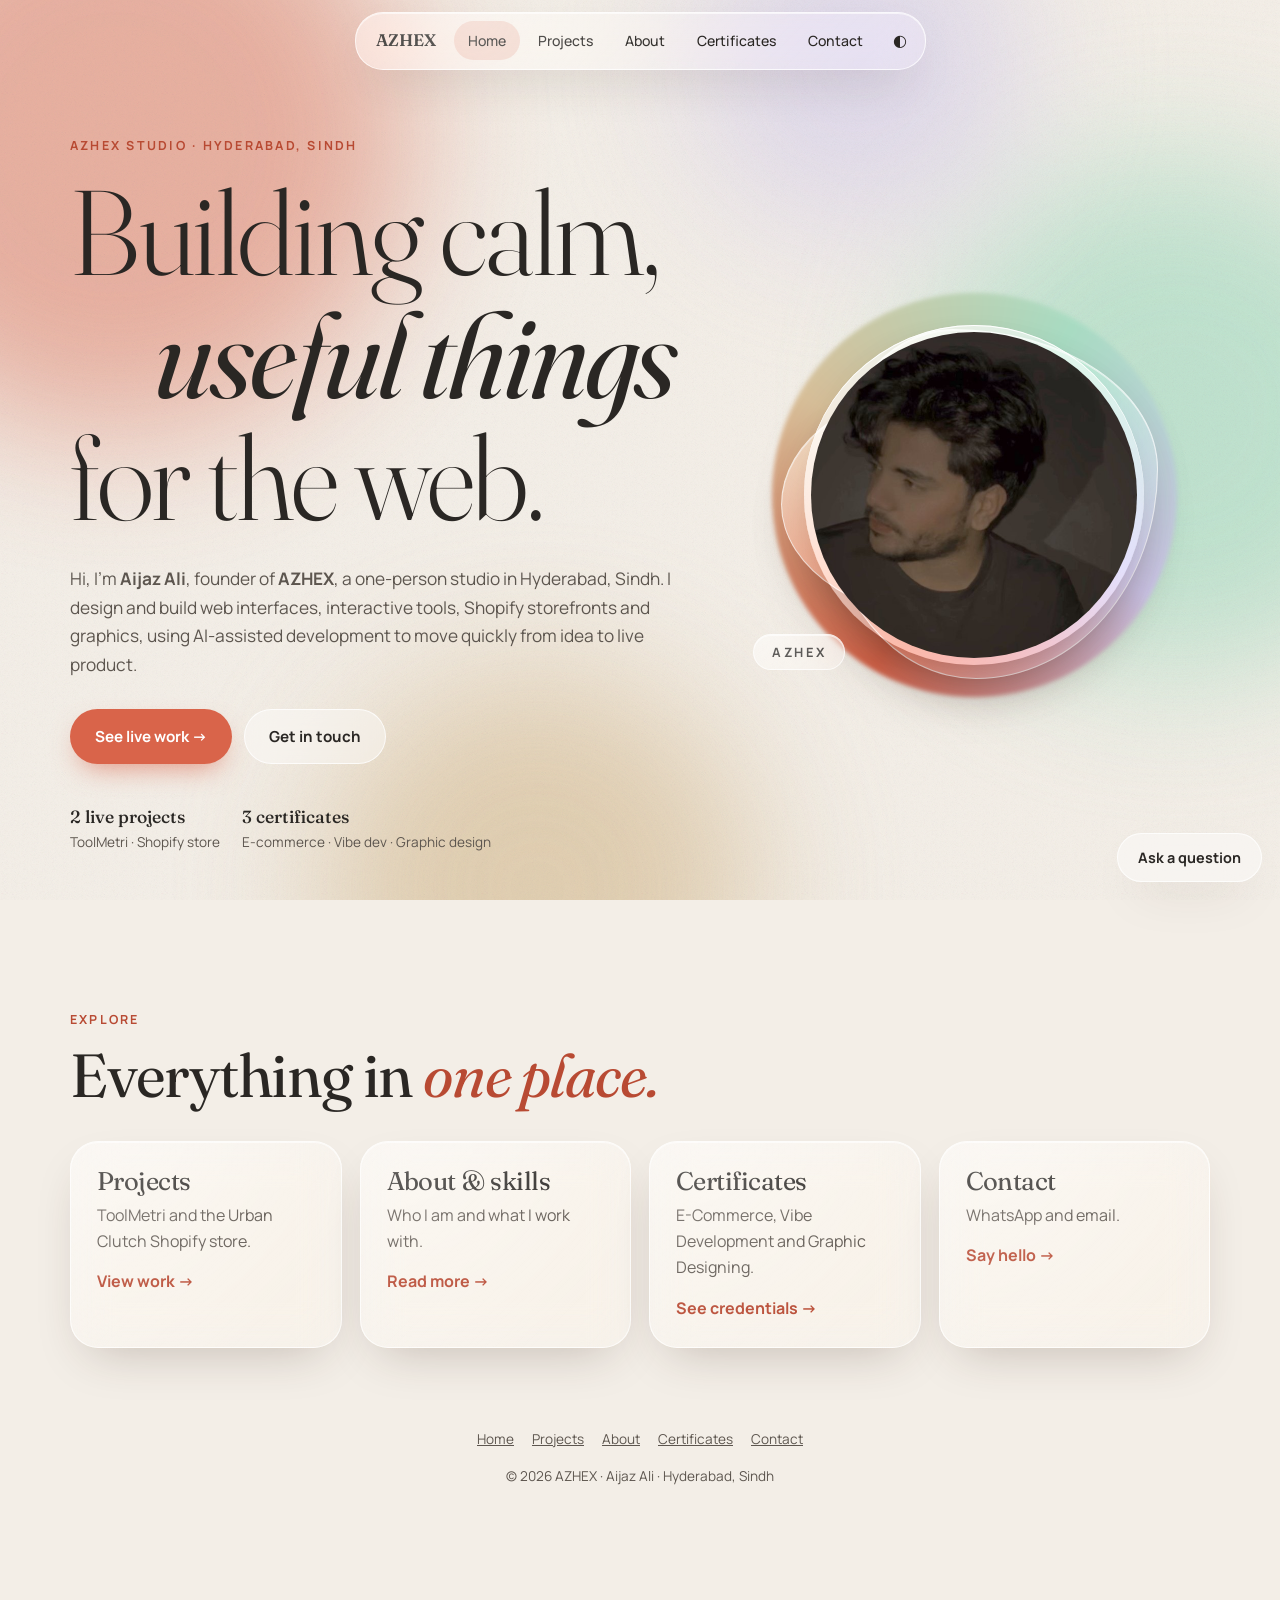
<file: index.html>
<!DOCTYPE html>
<html lang="en"><head><meta charset="utf-8"><meta name="viewport" content="width=device-width, initial-scale=1, viewport-fit=cover">
<title>AZHEX — Aijaz Ali · Creative Technologist</title><meta name="description" content="AZHEX is the studio of Aijaz Ali: web development, UI/UX, Shopify and graphic design from Hyderabad, Sindh.">
<link rel="icon" href="assets/img/favicon.svg" type="image/svg+xml">
<link rel="preconnect" href="https://fonts.googleapis.com"><link rel="preconnect" href="https://fonts.gstatic.com" crossorigin>
<link href="https://fonts.googleapis.com/css2?family=Fraunces:ital,opsz,wght@0,9..144,300..700;1,9..144,300..500&family=Manrope:wght@400;500;700&display=swap" rel="stylesheet">
<link rel="stylesheet" href="assets/css/style.css"></head>
<body>
<a class="skip" href="#main">Skip to content</a>
<div class="orbs" aria-hidden="true"><i class="orb o1"></i><i class="orb o2"></i><i class="orb o3"></i><i class="orb o4"></i></div><div class="grain" aria-hidden="true"></div>
<header><nav class="glass" aria-label="Primary"><a class="logo" href="index.html" aria-label="AZHEX home">AZHEX</a><div class="links" id="links"><a href="index.html" aria-current="page">Home</a><a href="projects.html">Projects</a><a href="about.html">About</a><a href="certificates.html">Certificates</a><a href="contact.html">Contact</a></div>
<button id="theme" aria-label="Toggle light and dark theme" title="Toggle theme">◐</button><button id="menu" aria-label="Open menu" aria-expanded="false" aria-controls="links">☰</button></nav></header>
<main id="main">
<section class="hero" id="top">
    <div>
      <span class="eyebrow rv">AZHEX Studio · Hyderabad, Sindh</span>
      <h1><span class="rv" style="--i:1">Building calm,</span><span class="l2 rv" style="--i:2">useful things</span><span class="rv" style="--i:3">for the web.</span></h1>
      <p class="lede rv" style="--i:4">Hi, I’m <strong>Aijaz Ali</strong>, founder of <strong>AZHEX</strong>, a one-person studio in Hyderabad, Sindh. I design and build web interfaces, interactive tools, Shopify storefronts and graphics, using AI-assisted development to move quickly from idea to live product.</p>
      <div class="cta rv" style="--i:5">
        <a class="btn primary mag" href="projects.html">See live work →</a>
        <a class="btn mag" href="contact.html">Get in touch</a>
      </div>
      <div class="meta rv" style="--i:6">
        <div><b>2 live projects</b>ToolMetri · Shopify store</div>
        <div><b>3 certificates</b>E-commerce · Vibe dev · Graphic design</div>
      </div>
    </div>
    <div class="stage rv" style="--i:3" id="stage">
      <div class="layer disc" data-d="10" aria-hidden="true"></div>
      <div class="layer pane glass" data-d="22" aria-hidden="true"></div>
      <div class="layer pane2 glass" data-d="34" aria-hidden="true"></div>
      <div class="layer portrait" data-d="14"><img src="assets/img/aijaz-ali.jpg" alt="Portrait of Aijaz Ali, founder of AZHEX" width="640" height="640"></div>
      <span class="badge glass">AZHEX</span>
    </div>
  </section><section><span class="eyebrow rv">Explore</span><h2 class="rv">Everything in <em>one place.</em></h2><div class="tiles">
<a class="glass tile rv" href="projects.html"><h3>Projects</h3><p>ToolMetri and the Urban Clutch Shopify store.</p><span>View work →</span></a>
<a class="glass tile rv" style="--i:1" href="about.html"><h3>About &amp; skills</h3><p>Who I am and what I work with.</p><span>Read more →</span></a>
<a class="glass tile rv" style="--i:2" href="certificates.html"><h3>Certificates</h3><p>E-Commerce, Vibe Development and Graphic Designing.</p><span>See credentials →</span></a>
<a class="glass tile rv" style="--i:3" href="contact.html"><h3>Contact</h3><p>WhatsApp and email.</p><span>Say hello →</span></a></div></section>
<footer><div class="footnav"><a href="index.html">Home</a><a href="projects.html">Projects</a><a href="about.html">About</a><a href="certificates.html">Certificates</a><a href="contact.html">Contact</a></div>© <span id="yr">2026</span> AZHEX · Aijaz Ali · Hyderabad, Sindh</footer>
</main>
<dialog id="lb" aria-label="Certificate preview"><button id="lbx">Close ✕</button><img id="lbi" alt=""></dialog>
<button id="chatBtn" aria-expanded="false" aria-controls="chat">Ask a question</button>
<div id="chat" class="glass" role="dialog" aria-label="Portfolio assistant">
  <strong>AZHEX assistant</strong>
  <small>A simple rule-based bot, not AI. It answers a fixed set of questions using keywords.</small>
  <div id="log" aria-live="polite"></div>
  <div class="qs"><button>Projects</button><button>Skills</button><button>Certificates</button><button>Contact</button></div>
  <form><input id="q" aria-label="Your question" placeholder="Try: projects, skills, contact…" autocomplete="off"><button>Send</button></form>
</div>


<script src="assets/js/main.js"></script>
</body></html>
</file>
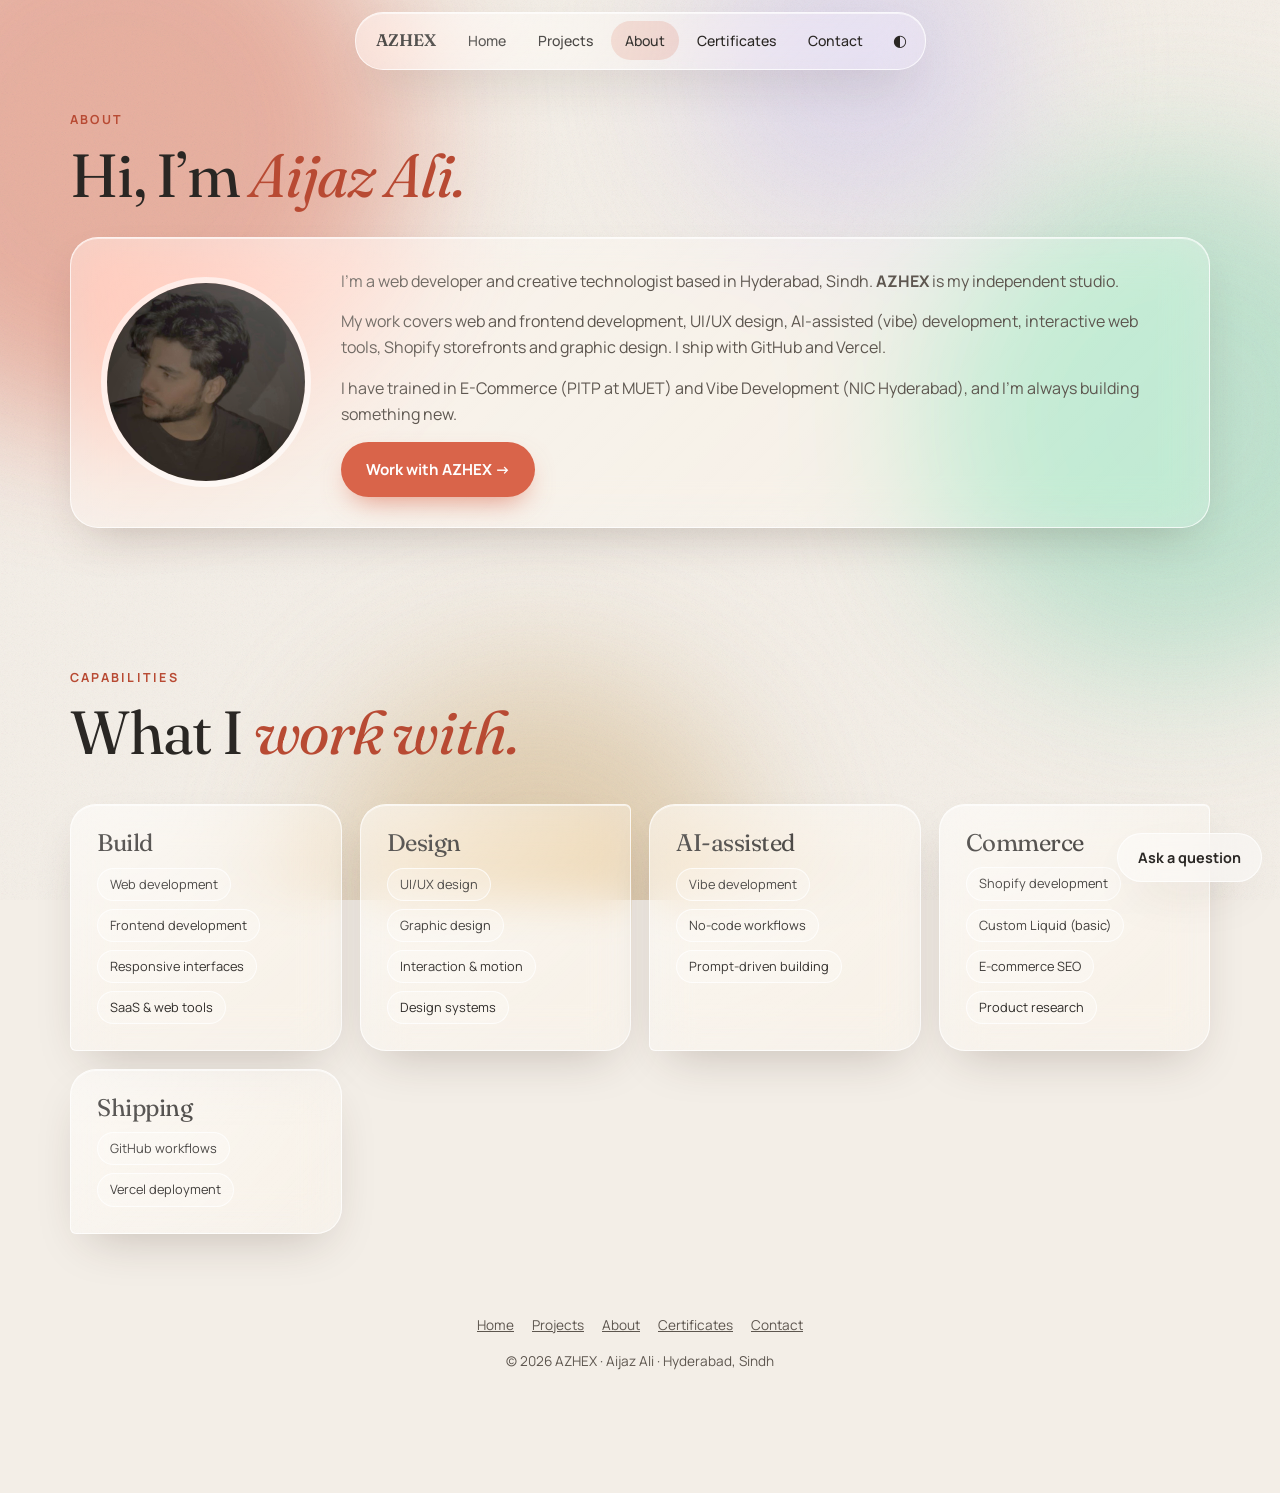
<file: about.html>
<!DOCTYPE html>
<html lang="en"><head><meta charset="utf-8"><meta name="viewport" content="width=device-width, initial-scale=1, viewport-fit=cover">
<title>About — AZHEX</title><meta name="description" content="About Aijaz Ali and the AZHEX studio, with skills.">
<link rel="icon" href="assets/img/favicon.svg" type="image/svg+xml">
<link rel="preconnect" href="https://fonts.googleapis.com"><link rel="preconnect" href="https://fonts.gstatic.com" crossorigin>
<link href="https://fonts.googleapis.com/css2?family=Fraunces:ital,opsz,wght@0,9..144,300..700;1,9..144,300..500&family=Manrope:wght@400;500;700&display=swap" rel="stylesheet">
<link rel="stylesheet" href="assets/css/style.css"></head>
<body>
<a class="skip" href="#main">Skip to content</a>
<div class="orbs" aria-hidden="true"><i class="orb o1"></i><i class="orb o2"></i><i class="orb o3"></i><i class="orb o4"></i></div><div class="grain" aria-hidden="true"></div>
<header><nav class="glass" aria-label="Primary"><a class="logo" href="index.html" aria-label="AZHEX home">AZHEX</a><div class="links" id="links"><a href="index.html">Home</a><a href="projects.html">Projects</a><a href="about.html" aria-current="page">About</a><a href="certificates.html">Certificates</a><a href="contact.html">Contact</a></div>
<button id="theme" aria-label="Toggle light and dark theme" title="Toggle theme">◐</button><button id="menu" aria-label="Open menu" aria-expanded="false" aria-controls="links">☰</button></nav></header>
<main id="main">
<section><span class="eyebrow rv">About</span><h2 class="rv">Hi, I’m <em>Aijaz Ali.</em></h2>
<div class="glass aboutcard rv"><img src="assets/img/aijaz-ali.jpg" alt="Portrait of Aijaz Ali" loading="lazy"><div>
<p>I’m a web developer and creative technologist based in Hyderabad, Sindh. <strong>AZHEX</strong> is my independent studio.</p>
<p>My work covers web and frontend development, UI/UX design, AI-assisted (vibe) development, interactive web tools, Shopify storefronts and graphic design. I ship with GitHub and Vercel.</p>
<p>I have trained in E-Commerce (PITP at MUET) and Vibe Development (NIC Hyderabad), and I’m always building something new.</p>
<a class="btn primary mag" href="contact.html">Work with AZHEX →</a></div></div></section><section id="skills">
    <span class="eyebrow rv">Capabilities</span>
    <h2 class="rv">What I <em>work with.</em></h2>
    <div class="skills">
      <div class="glass skill rv"><h3>Build</h3><ul class="chips"><li>Web development</li><li>Frontend development</li><li>Responsive interfaces</li><li>SaaS &amp; web tools</li></ul></div>
      <div class="glass skill rv" style="--i:1"><h3>Design</h3><ul class="chips"><li>UI/UX design</li><li>Graphic design</li><li>Interaction &amp; motion</li><li>Design systems</li></ul></div>
      <div class="glass skill rv" style="--i:2"><h3>AI-assisted</h3><ul class="chips"><li>Vibe development</li><li>No-code workflows</li><li>Prompt-driven building</li></ul></div>
      <div class="glass skill rv" style="--i:3"><h3>Commerce</h3><ul class="chips"><li>Shopify development</li><li>Custom Liquid (basic)</li><li>E-commerce SEO</li><li>Product research</li></ul></div>
      <div class="glass skill rv" style="--i:4"><h3>Shipping</h3><ul class="chips"><li>GitHub workflows</li><li>Vercel deployment</li></ul></div>
    </div>
  </section>
<footer><div class="footnav"><a href="index.html">Home</a><a href="projects.html">Projects</a><a href="about.html">About</a><a href="certificates.html">Certificates</a><a href="contact.html">Contact</a></div>© <span id="yr">2026</span> AZHEX · Aijaz Ali · Hyderabad, Sindh</footer>
</main>
<dialog id="lb" aria-label="Certificate preview"><button id="lbx">Close ✕</button><img id="lbi" alt=""></dialog>
<button id="chatBtn" aria-expanded="false" aria-controls="chat">Ask a question</button>
<div id="chat" class="glass" role="dialog" aria-label="Portfolio assistant">
  <strong>AZHEX assistant</strong>
  <small>A simple rule-based bot, not AI. It answers a fixed set of questions using keywords.</small>
  <div id="log" aria-live="polite"></div>
  <div class="qs"><button>Projects</button><button>Skills</button><button>Certificates</button><button>Contact</button></div>
  <form><input id="q" aria-label="Your question" placeholder="Try: projects, skills, contact…" autocomplete="off"><button>Send</button></form>
</div>


<script src="assets/js/main.js"></script>
</body></html>
</file>
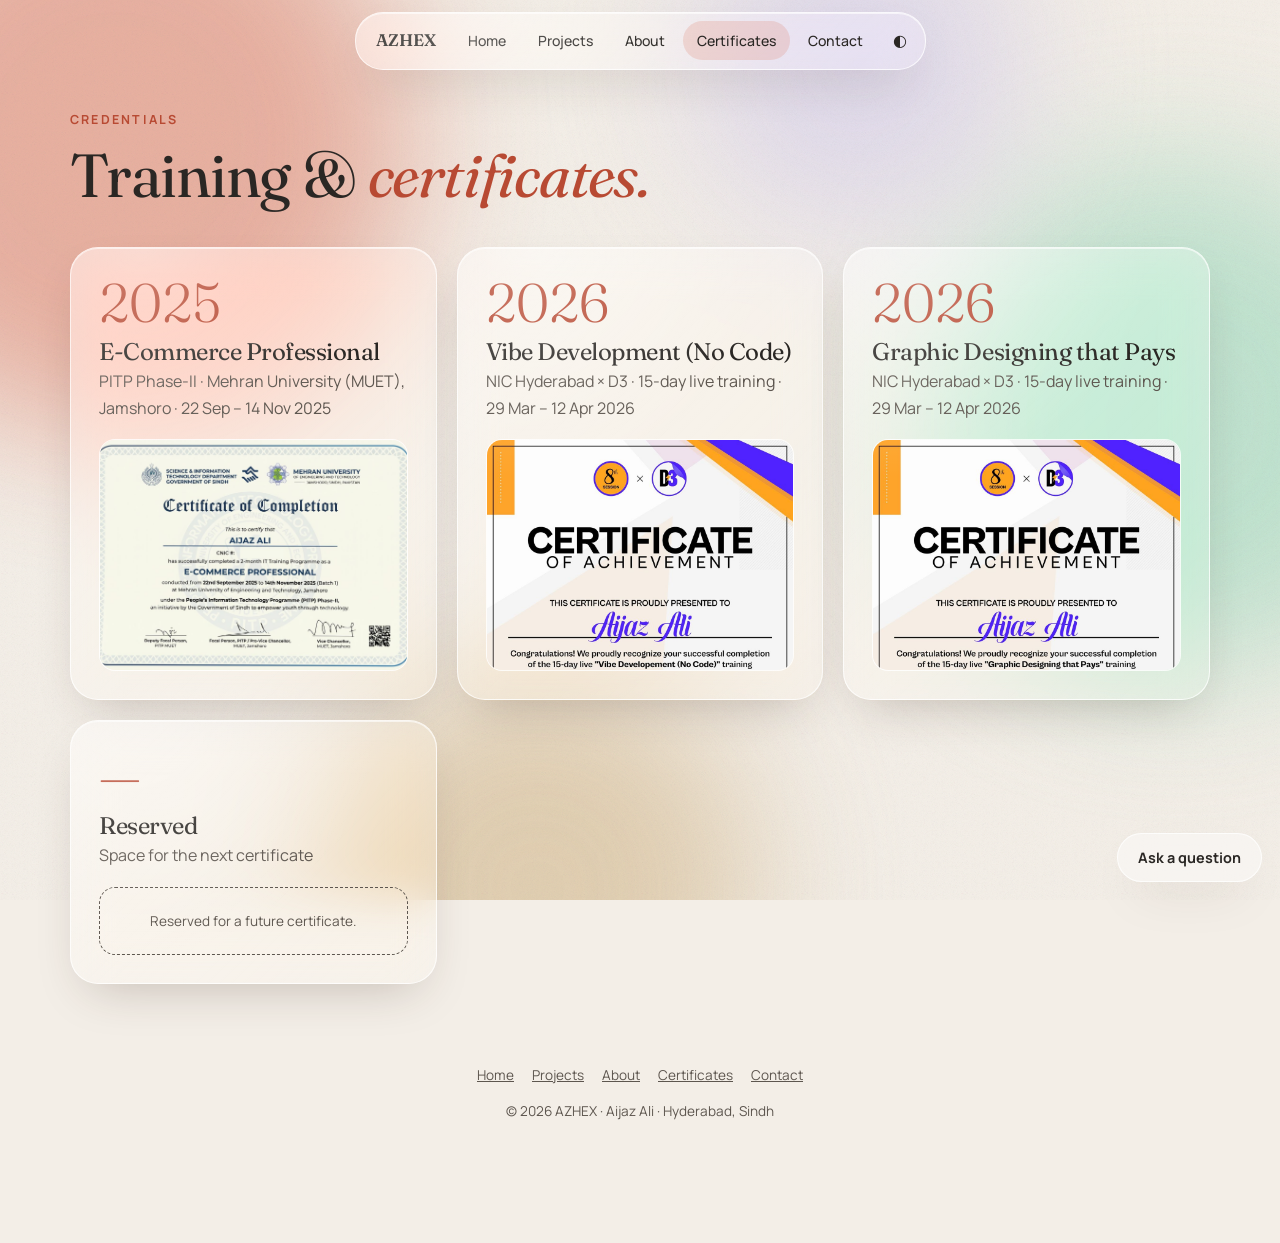
<file: certificates.html>
<!DOCTYPE html>
<html lang="en"><head><meta charset="utf-8"><meta name="viewport" content="width=device-width, initial-scale=1, viewport-fit=cover">
<title>Certificates — AZHEX</title><meta name="description" content="Certificates earned by Aijaz Ali.">
<link rel="icon" href="assets/img/favicon.svg" type="image/svg+xml">
<link rel="preconnect" href="https://fonts.googleapis.com"><link rel="preconnect" href="https://fonts.gstatic.com" crossorigin>
<link href="https://fonts.googleapis.com/css2?family=Fraunces:ital,opsz,wght@0,9..144,300..700;1,9..144,300..500&family=Manrope:wght@400;500;700&display=swap" rel="stylesheet">
<link rel="stylesheet" href="assets/css/style.css"></head>
<body>
<a class="skip" href="#main">Skip to content</a>
<div class="orbs" aria-hidden="true"><i class="orb o1"></i><i class="orb o2"></i><i class="orb o3"></i><i class="orb o4"></i></div><div class="grain" aria-hidden="true"></div>
<header><nav class="glass" aria-label="Primary"><a class="logo" href="index.html" aria-label="AZHEX home">AZHEX</a><div class="links" id="links"><a href="index.html">Home</a><a href="projects.html">Projects</a><a href="about.html">About</a><a href="certificates.html" aria-current="page">Certificates</a><a href="contact.html">Contact</a></div>
<button id="theme" aria-label="Toggle light and dark theme" title="Toggle theme">◐</button><button id="menu" aria-label="Open menu" aria-expanded="false" aria-controls="links">☰</button></nav></header>
<main id="main">
<section id="credentials">
    <span class="eyebrow rv">Credentials</span>
    <h2 class="rv">Training &amp; <em>certificates.</em></h2>
    <div class="creds"><article class="glass cred rv" style="--i:0"><div class="yr">2025</div><h3>E-Commerce Professional</h3><p>PITP Phase-II · Mehran University (MUET), Jamshoro · 22 Sep – 14 Nov 2025</p><button class="thumb" data-full="0" aria-label="View full certificate: E-Commerce Professional"><img src="assets/img/cert-ecommerce.jpg" alt="Certificate of Completion: E-Commerce Professional, awarded to Aijaz Ali by PITP at MUET" loading="lazy"></button></article><article class="glass cred rv" style="--i:1"><div class="yr">2026</div><h3>Vibe Development (No Code)</h3><p>NIC Hyderabad × D3 · 15-day live training · 29 Mar – 12 Apr 2026</p><button class="thumb" data-full="1" aria-label="View full certificate: Vibe Development (No Code)"><img src="assets/img/cert-vibe-development.jpg" alt="Certificate of Achievement: Vibe Development (No Code), awarded to Aijaz Ali via NIC Hyderabad" loading="lazy"></button></article><article class="glass cred rv" style="--i:2"><div class="yr">2026</div><h3>Graphic Designing that Pays</h3><p>NIC Hyderabad × D3 · 15-day live training · 29 Mar – 12 Apr 2026</p><button class="thumb" aria-label="View full certificate: Graphic Designing that Pays"><img src="assets/img/cert-graphic-designing.jpg" alt="Certificate of Achievement: Graphic Designing that Pays, awarded to Aijaz Ali via NIC Hyderabad" loading="lazy"></button></article><article class="glass cred rv" style="--i:3"><div class="yr">—</div><h3>Reserved</h3><p>Space for the next certificate</p><div class="slot">Reserved for a future certificate.</div></article></div>
    </section>
<footer><div class="footnav"><a href="index.html">Home</a><a href="projects.html">Projects</a><a href="about.html">About</a><a href="certificates.html">Certificates</a><a href="contact.html">Contact</a></div>© <span id="yr">2026</span> AZHEX · Aijaz Ali · Hyderabad, Sindh</footer>
</main>
<dialog id="lb" aria-label="Certificate preview"><button id="lbx">Close ✕</button><img id="lbi" alt=""></dialog>
<button id="chatBtn" aria-expanded="false" aria-controls="chat">Ask a question</button>
<div id="chat" class="glass" role="dialog" aria-label="Portfolio assistant">
  <strong>AZHEX assistant</strong>
  <small>A simple rule-based bot, not AI. It answers a fixed set of questions using keywords.</small>
  <div id="log" aria-live="polite"></div>
  <div class="qs"><button>Projects</button><button>Skills</button><button>Certificates</button><button>Contact</button></div>
  <form><input id="q" aria-label="Your question" placeholder="Try: projects, skills, contact…" autocomplete="off"><button>Send</button></form>
</div>


<script src="assets/js/main.js"></script>
</body></html>
</file>
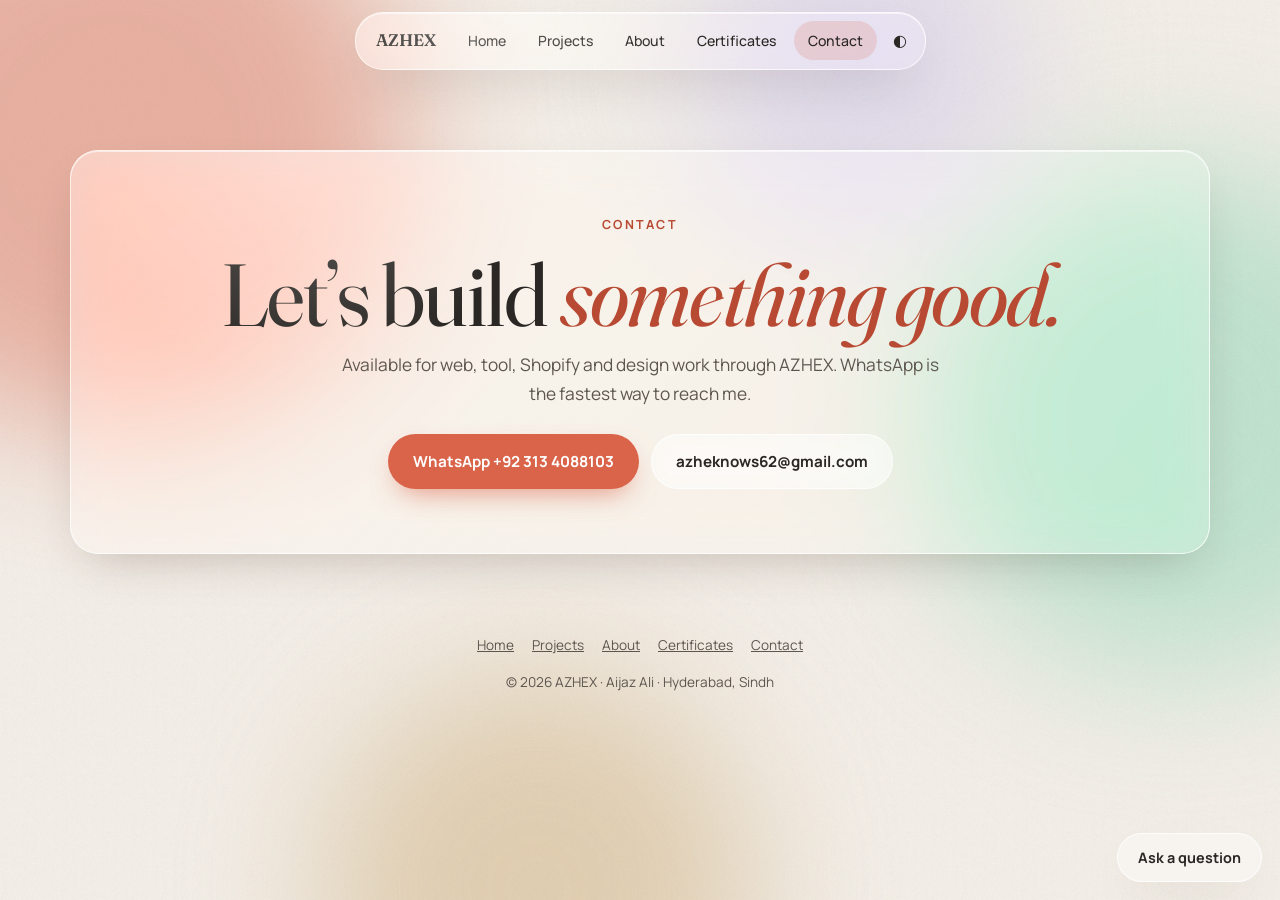
<file: contact.html>
<!DOCTYPE html>
<html lang="en"><head><meta charset="utf-8"><meta name="viewport" content="width=device-width, initial-scale=1, viewport-fit=cover">
<title>Contact — AZHEX</title><meta name="description" content="Contact Aijaz Ali of AZHEX via WhatsApp or email.">
<link rel="icon" href="assets/img/favicon.svg" type="image/svg+xml">
<link rel="preconnect" href="https://fonts.googleapis.com"><link rel="preconnect" href="https://fonts.gstatic.com" crossorigin>
<link href="https://fonts.googleapis.com/css2?family=Fraunces:ital,opsz,wght@0,9..144,300..700;1,9..144,300..500&family=Manrope:wght@400;500;700&display=swap" rel="stylesheet">
<link rel="stylesheet" href="assets/css/style.css"></head>
<body>
<a class="skip" href="#main">Skip to content</a>
<div class="orbs" aria-hidden="true"><i class="orb o1"></i><i class="orb o2"></i><i class="orb o3"></i><i class="orb o4"></i></div><div class="grain" aria-hidden="true"></div>
<header><nav class="glass" aria-label="Primary"><a class="logo" href="index.html" aria-label="AZHEX home">AZHEX</a><div class="links" id="links"><a href="index.html">Home</a><a href="projects.html">Projects</a><a href="about.html">About</a><a href="certificates.html">Certificates</a><a href="contact.html" aria-current="page">Contact</a></div>
<button id="theme" aria-label="Toggle light and dark theme" title="Toggle theme">◐</button><button id="menu" aria-label="Open menu" aria-expanded="false" aria-controls="links">☰</button></nav></header>
<main id="main">
<section id="contact">
    <div class="glass contact rv">
      <span class="eyebrow">Contact</span>
      <h2>Let’s build <em>something good.</em></h2>
      <p class="lede" style="margin:0 auto">Available for web, tool, Shopify and design work through AZHEX. WhatsApp is the fastest way to reach me.</p>
      <div class="cta">
        <a class="btn primary mag" href="https://wa.me/923134088103" target="_blank" rel="noopener">WhatsApp +92 313 4088103</a>
        <a class="btn mag" href="mailto:azheknows62@gmail.com">azheknows62@gmail.com</a>
      </div>
    </div>
  </section>
<footer><div class="footnav"><a href="index.html">Home</a><a href="projects.html">Projects</a><a href="about.html">About</a><a href="certificates.html">Certificates</a><a href="contact.html">Contact</a></div>© <span id="yr">2026</span> AZHEX · Aijaz Ali · Hyderabad, Sindh</footer>
</main>
<dialog id="lb" aria-label="Certificate preview"><button id="lbx">Close ✕</button><img id="lbi" alt=""></dialog>
<button id="chatBtn" aria-expanded="false" aria-controls="chat">Ask a question</button>
<div id="chat" class="glass" role="dialog" aria-label="Portfolio assistant">
  <strong>AZHEX assistant</strong>
  <small>A simple rule-based bot, not AI. It answers a fixed set of questions using keywords.</small>
  <div id="log" aria-live="polite"></div>
  <div class="qs"><button>Projects</button><button>Skills</button><button>Certificates</button><button>Contact</button></div>
  <form><input id="q" aria-label="Your question" placeholder="Try: projects, skills, contact…" autocomplete="off"><button>Send</button></form>
</div>


<script src="assets/js/main.js"></script>
</body></html>
</file>
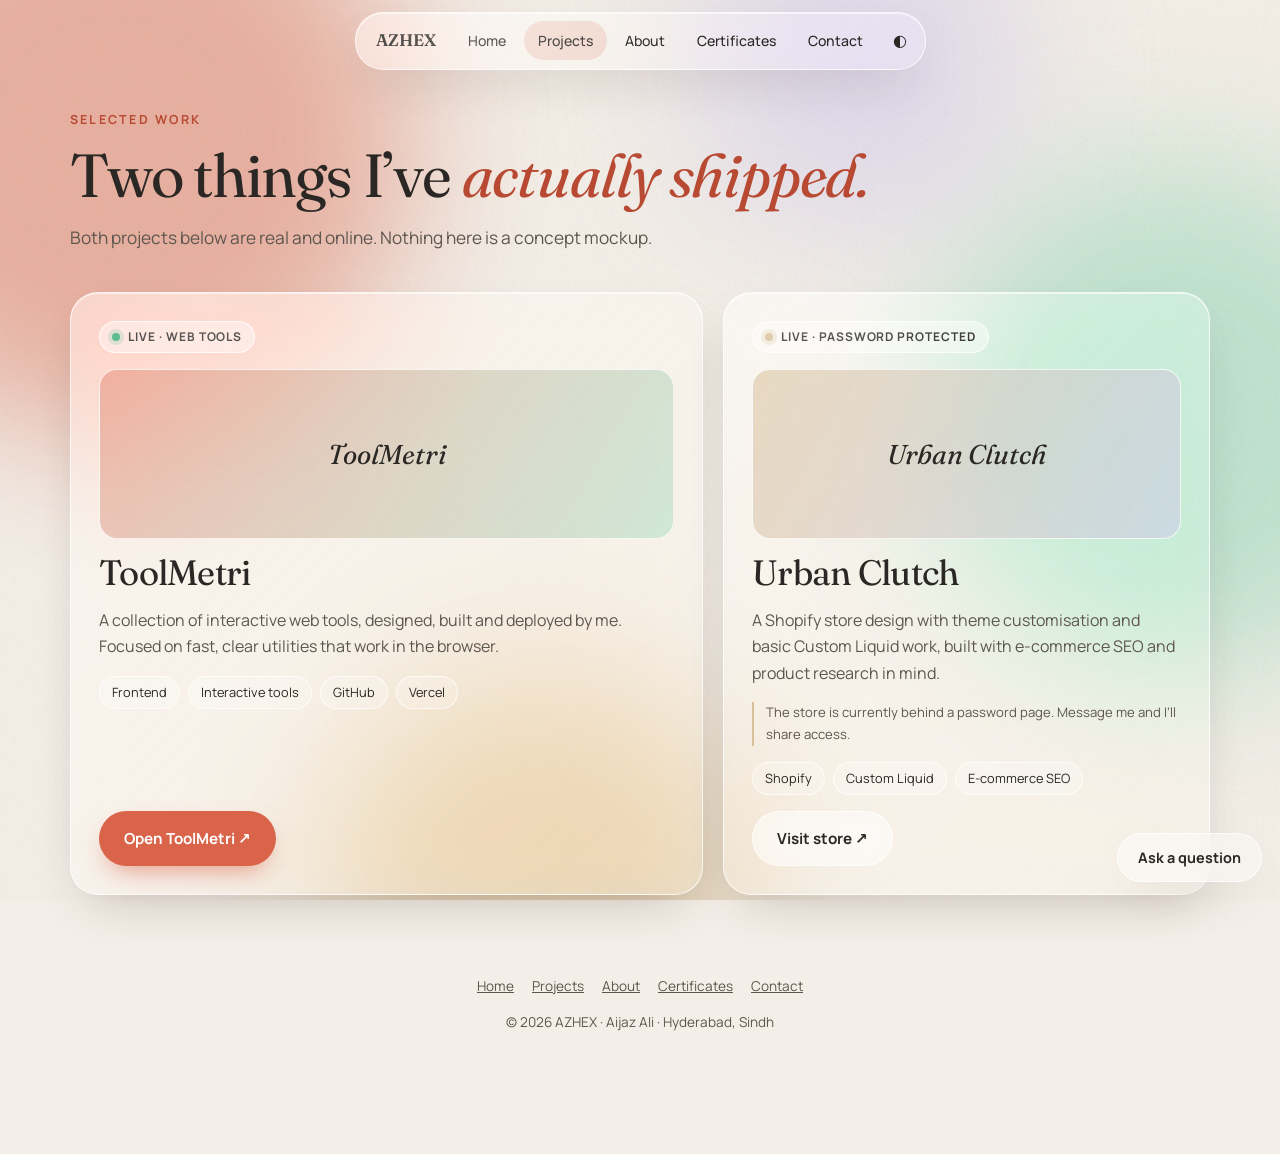
<file: projects.html>
<!DOCTYPE html>
<html lang="en"><head><meta charset="utf-8"><meta name="viewport" content="width=device-width, initial-scale=1, viewport-fit=cover">
<title>Projects — AZHEX</title><meta name="description" content="ToolMetri and the Urban Clutch Shopify store, built by Aijaz Ali.">
<link rel="icon" href="assets/img/favicon.svg" type="image/svg+xml">
<link rel="preconnect" href="https://fonts.googleapis.com"><link rel="preconnect" href="https://fonts.gstatic.com" crossorigin>
<link href="https://fonts.googleapis.com/css2?family=Fraunces:ital,opsz,wght@0,9..144,300..700;1,9..144,300..500&family=Manrope:wght@400;500;700&display=swap" rel="stylesheet">
<link rel="stylesheet" href="assets/css/style.css"></head>
<body>
<a class="skip" href="#main">Skip to content</a>
<div class="orbs" aria-hidden="true"><i class="orb o1"></i><i class="orb o2"></i><i class="orb o3"></i><i class="orb o4"></i></div><div class="grain" aria-hidden="true"></div>
<header><nav class="glass" aria-label="Primary"><a class="logo" href="index.html" aria-label="AZHEX home">AZHEX</a><div class="links" id="links"><a href="index.html">Home</a><a href="projects.html" aria-current="page">Projects</a><a href="about.html">About</a><a href="certificates.html">Certificates</a><a href="contact.html">Contact</a></div>
<button id="theme" aria-label="Toggle light and dark theme" title="Toggle theme">◐</button><button id="menu" aria-label="Open menu" aria-expanded="false" aria-controls="links">☰</button></nav></header>
<main id="main">
<section id="work">
    <span class="eyebrow rv">Selected work</span>
    <h2 class="rv">Two things I’ve <em>actually shipped.</em></h2>
    <p class="lede rv">Both projects below are real and online. Nothing here is a concept mockup.</p>
    <div class="projects">
      <article class="glass proj rv tilt">
        <span class="tag"><i class="dot"></i> Live · Web tools</span>
        <div class="preview pv1" aria-hidden="true">ToolMetri</div>
        <h3>ToolMetri</h3>
        <p>A collection of interactive web tools, designed, built and deployed by me. Focused on fast, clear utilities that work in the browser.</p>
        <ul class="chips"><li>Frontend</li><li>Interactive tools</li><li>GitHub</li><li>Vercel</li></ul>
        <a class="btn primary mag" href="https://toolmetri.com/tools.html" target="_blank" rel="noopener">Open ToolMetri ↗<span class="sr" style="position:absolute;left:-9999px"> (opens in new tab)</span></a>
      </article>
      <article class="glass proj rv tilt" style="--i:2">
        <span class="tag"><i class="dot lock"></i> Live · Password protected</span>
        <div class="preview pv2" aria-hidden="true">Urban Clutch</div>
        <h3>Urban Clutch</h3>
        <p>A Shopify store design with theme customisation and basic Custom Liquid work, built with e-commerce SEO and product research in mind.</p>
        <p class="note">The store is currently behind a password page. Message me and I’ll share access.</p>
        <ul class="chips"><li>Shopify</li><li>Custom Liquid</li><li>E-commerce SEO</li></ul>
        <a class="btn mag" href="https://urbanclutch1.myshopify.com/" target="_blank" rel="noopener">Visit store ↗<span class="sr" style="position:absolute;left:-9999px"> (opens in new tab)</span></a>
      </article>
    </div>
  </section>
<footer><div class="footnav"><a href="index.html">Home</a><a href="projects.html">Projects</a><a href="about.html">About</a><a href="certificates.html">Certificates</a><a href="contact.html">Contact</a></div>© <span id="yr">2026</span> AZHEX · Aijaz Ali · Hyderabad, Sindh</footer>
</main>
<dialog id="lb" aria-label="Certificate preview"><button id="lbx">Close ✕</button><img id="lbi" alt=""></dialog>
<button id="chatBtn" aria-expanded="false" aria-controls="chat">Ask a question</button>
<div id="chat" class="glass" role="dialog" aria-label="Portfolio assistant">
  <strong>AZHEX assistant</strong>
  <small>A simple rule-based bot, not AI. It answers a fixed set of questions using keywords.</small>
  <div id="log" aria-live="polite"></div>
  <div class="qs"><button>Projects</button><button>Skills</button><button>Certificates</button><button>Contact</button></div>
  <form><input id="q" aria-label="Your question" placeholder="Try: projects, skills, contact…" autocomplete="off"><button>Send</button></form>
</div>


<script src="assets/js/main.js"></script>
</body></html>
</file>
<file: assets/css/style.css>
:root{
  --bg:#f3eee7; --ink:#2a2724; --ink2:#5d564f; --coral:#d9644a; --coral2:#b84a33;
  --champ:#d8c09a; --mint:#a9dcc3; --lav:#cfc8ec;
  --glass:rgba(255,255,255,.42); --glass2:rgba(255,255,255,.22); --edge:rgba(255,255,255,.75);
  --shadow:0 20px 50px -20px rgba(60,40,30,.28);
  --serif:'Fraunces',Georgia,'Times New Roman',serif; --sans:'Manrope',system-ui,-apple-system,'Segoe UI',sans-serif;
  box-sizing:border-box; padding-top:env(safe-area-inset-top,0px); padding-bottom:env(safe-area-inset-bottom,0px);
}
@media (prefers-color-scheme:dark){:root:not([data-theme="light"]){
  --bg:#1d1b19; --ink:#f1ebe2; --ink2:#bdb4a8; --coral:#ee8a70; --coral2:#f4a28d;
  --glass:rgba(255,255,255,.07); --glass2:rgba(255,255,255,.04); --edge:rgba(255,255,255,.18); --shadow:0 20px 50px -20px rgba(0,0,0,.6);}}
:root[data-theme="dark"]{
  --bg:#1d1b19; --ink:#f1ebe2; --ink2:#bdb4a8; --coral:#ee8a70; --coral2:#f4a28d;
  --glass:rgba(255,255,255,.07); --glass2:rgba(255,255,255,.04); --edge:rgba(255,255,255,.18); --shadow:0 20px 50px -20px rgba(0,0,0,.6);}
*,*::before,*::after{box-sizing:inherit}
html{scroll-behavior:smooth;scroll-padding-top:90px}
body{margin:0;background:var(--bg);color:var(--ink);font:400 1rem/1.65 var(--sans);overflow-x:hidden;-webkit-font-smoothing:antialiased}
a{color:inherit}
:focus-visible{outline:3px solid var(--coral);outline-offset:3px;border-radius:8px}
.skip{position:absolute;left:12px;top:-60px;background:var(--ink);color:var(--bg);padding:10px 16px;border-radius:10px;z-index:99}
.skip:focus{top:12px}

/* ambient orbs */
.orbs{position:fixed;inset:0;z-index:-1;overflow:hidden;pointer-events:none}
.orb{position:absolute;border-radius:50%;filter:blur(70px);opacity:.7;animation:drift 22s ease-in-out infinite alternate}
.o1{width:46vmax;height:46vmax;background:var(--coral);left:-14vmax;top:-12vmax;opacity:.45}
.o2{width:40vmax;height:40vmax;background:var(--mint);right:-12vmax;top:18vh;animation-delay:-8s}
.o3{width:34vmax;height:34vmax;background:var(--champ);left:25vw;bottom:-16vmax;animation-delay:-14s}
.o4{width:26vmax;height:26vmax;background:var(--lav);right:20vw;top:-8vmax;animation-delay:-4s;opacity:.55}
@keyframes drift{to{transform:translate3d(6vw,5vh,0) scale(1.12)}}
.grain{position:fixed;inset:0;z-index:-1;opacity:.06;pointer-events:none;
  background-image:url("data:image/svg+xml;utf8,<svg xmlns='http://www.w3.org/2000/svg' width='160' height='160'><filter id='n'><feTurbulence baseFrequency='.9' numOctaves='2'/></filter><rect width='100%' height='100%' filter='url(%23n)'/></svg>")}

/* glass */
.glass{position:relative;background:linear-gradient(135deg,var(--glass),var(--glass2));
  -webkit-backdrop-filter:blur(22px) saturate(160%);backdrop-filter:blur(22px) saturate(160%);
  border:1px solid var(--edge);border-radius:28px;box-shadow:var(--shadow),inset 0 1px 0 rgba(255,255,255,.6)}
.glass::before{content:"";position:absolute;inset:0;border-radius:inherit;pointer-events:none;
  background:radial-gradient(420px circle at var(--mx,20%) var(--my,0%),rgba(255,255,255,.35),transparent 55%);opacity:.8}

/* nav */
header{position:fixed;top:calc(12px + env(safe-area-inset-top,0px));left:0;right:0;z-index:20;display:flex;justify-content:center;padding:0 14px}
nav{display:flex;align-items:center;gap:4px;padding:6px;border-radius:999px;max-width:100%}
nav a{padding:8px 14px;border-radius:999px;text-decoration:none;font-size:.88rem;font-weight:500;transition:background .25s,color .25s;white-space:nowrap}
nav a:hover{background:rgba(217,100,74,.16)}
nav .logo{font-family:var(--serif);font-weight:600;font-size:1.05rem}
#theme{border:0;background:transparent;color:inherit;cursor:pointer;width:38px;height:38px;border-radius:50%;font-size:1rem}
#theme:hover{background:rgba(217,100,74,.16)}
@media(max-width:640px){nav a.hide-sm{display:none}}

main{max-width:1180px;margin:0 auto;padding:0 20px}
section{padding:110px 0 30px}
h1,h2,h3{font-family:var(--serif);font-weight:400;line-height:1.02;margin:0;letter-spacing:-.02em}
h2{font-size:clamp(2.2rem,5vw,3.8rem);margin-bottom:12px}
.eyebrow{font-size:.78rem;letter-spacing:.18em;text-transform:uppercase;color:var(--coral2);font-weight:700;margin-bottom:14px;display:block}
.lede{color:var(--ink2);max-width:56ch;font-size:1.08rem}
em{font-style:italic;color:var(--coral2)}

/* hero */
.hero{min-height:100svh;display:grid;grid-template-columns:1.15fr .85fr;align-items:center;gap:30px;padding-top:120px}
.hero h1{font-size:clamp(3.2rem,9.4vw,8rem);font-weight:300}
.hero h1 span{display:block}
.hero h1 .l2{font-style:italic;font-weight:400;padding-left:.7em}
.hero p{margin:26px 0 30px}
.cta{display:flex;flex-wrap:wrap;gap:12px}
.btn{display:inline-flex;align-items:center;gap:8px;padding:14px 24px;border-radius:999px;text-decoration:none;font-weight:700;font-size:.95rem;border:1px solid var(--edge);
  background:var(--glass);-webkit-backdrop-filter:blur(14px);backdrop-filter:blur(14px);transition:transform .25s cubic-bezier(.2,.8,.2,1),background .25s,box-shadow .25s;will-change:transform}
.btn:hover{box-shadow:var(--shadow)}
.btn.primary{background:var(--coral);color:#fff;border-color:transparent;box-shadow:0 12px 28px -10px rgba(217,100,74,.7)}
.btn.primary:hover{background:var(--coral2)}
.meta{display:flex;gap:22px;flex-wrap:wrap;margin-top:38px;font-size:.85rem;color:var(--ink2)}
.meta b{display:block;color:var(--ink);font-family:var(--serif);font-size:1.1rem;font-weight:500}

/* centerpiece: layered glass lens */
.stage{position:relative;aspect-ratio:1;max-width:460px;width:100%;margin:0 auto;perspective:900px}
.layer{position:absolute;border-radius:50%;transition:transform .2s ease-out}
.disc{inset:6%;background:conic-gradient(from 210deg,var(--coral),var(--champ),var(--mint),var(--lav),var(--coral));filter:blur(2px);animation:spin 40s linear infinite}
.pane{inset:14% 10% 10% 18%;border-radius:38% 62% 55% 45%/48% 40% 60% 52%;animation:morph 14s ease-in-out infinite alternate}
.pane2{inset:26% 24% 22% 8%;border-radius:55% 45% 40% 60%/50% 55% 45% 50%;animation:morph 11s ease-in-out infinite alternate-reverse}
.ring{inset:0;animation:spin 30s linear infinite reverse}
.ring text{font:600 10.5px var(--sans);letter-spacing:.32em;fill:var(--ink)}
.portrait{inset:13%;border-radius:50%;padding:7px;background:linear-gradient(135deg,rgba(255,255,255,.8),rgba(255,255,255,.15));box-shadow:0 30px 60px -20px rgba(60,40,30,.5),inset 0 1px 0 #fff}
.portrait img{width:100%;height:100%;object-fit:cover;border-radius:50%;display:block}
.badge{position:absolute;left:2%;bottom:12%;padding:8px 18px;border-radius:999px;font:700 .8rem var(--sans);letter-spacing:.2em;animation:float 6s ease-in-out infinite alternate}
@keyframes float{to{transform:translateY(-10px)}}
.mono{position:absolute;inset:0;display:grid;place-items:center;font-family:var(--serif);font-size:clamp(3rem,8vw,5.2rem);font-style:italic;color:var(--ink);pointer-events:none;mix-blend-mode:normal;text-shadow:0 2px 18px rgba(255,255,255,.5)}
@keyframes spin{to{transform:rotate(360deg)}}
@keyframes morph{to{border-radius:60% 40% 45% 55%/40% 60% 40% 60%;transform:rotate(14deg)}}

/* projects */
.projects{display:grid;grid-template-columns:1.3fr 1fr;gap:20px;margin-top:40px}
.proj{padding:28px;display:flex;flex-direction:column;gap:16px;transition:transform .4s cubic-bezier(.2,.8,.2,1)}
.proj:hover{transform:translateY(-6px)}
.tag{display:inline-flex;align-items:center;gap:8px;font-size:.75rem;font-weight:700;letter-spacing:.08em;text-transform:uppercase;padding:5px 12px;border-radius:999px;background:var(--glass);border:1px solid var(--edge);width:max-content}
.dot{width:8px;height:8px;border-radius:50%;background:#3fae7a;box-shadow:0 0 0 4px rgba(63,174,122,.2)}
.dot.lock{background:var(--champ);box-shadow:0 0 0 4px rgba(216,192,154,.3)}
.proj h3{font-size:2.2rem}
.proj p{margin:0;color:var(--ink2)}
.preview{height:170px;border-radius:18px;position:relative;overflow:hidden;border:1px solid var(--edge);display:grid;place-items:center;font-family:var(--serif);font-size:1.7rem;font-style:italic}
.pv1{background:linear-gradient(120deg,rgba(217,100,74,.35),rgba(169,220,195,.5))}
.pv2{background:linear-gradient(120deg,rgba(216,192,154,.55),rgba(207,200,236,.5))}
.preview::after{content:"";position:absolute;width:60%;height:200%;top:-50%;left:-80%;background:linear-gradient(100deg,transparent,rgba(255,255,255,.55),transparent);transform:skewX(-18deg);transition:left .9s ease}
.proj:hover .preview::after{left:130%}
.chips{display:flex;flex-wrap:wrap;gap:8px;list-style:none;padding:0;margin:0}
.chips li{font-size:.8rem;padding:5px 12px;border-radius:999px;background:var(--glass2);border:1px solid var(--edge)}
.note{font-size:.82rem;color:var(--ink2);border-left:2px solid var(--champ);padding-left:12px}
.proj .btn{margin-top:auto;width:max-content}

/* skills */
.skills{display:grid;grid-template-columns:repeat(auto-fit,minmax(240px,1fr));gap:18px;margin-top:40px}
.skill{padding:26px;border-radius:26px 26px 26px 6px}
.skill:nth-child(even){border-radius:26px 6px 26px 26px}
.skill h3{font-size:1.5rem;margin-bottom:12px}
.skill .chips li{transition:background .25s,transform .25s}
.skill .chips li:hover{background:rgba(217,100,74,.2);transform:translateY(-2px)}

/* credentials */
.creds{display:grid;grid-template-columns:repeat(auto-fit,minmax(min(100%,300px),1fr));gap:20px;margin-top:40px}
.cred{padding:28px}
.thumb{display:block;width:100%;padding:0;border:1px solid var(--edge);border-radius:16px;overflow:hidden;cursor:zoom-in;background:var(--glass2);transition:transform .35s cubic-bezier(.2,.8,.2,1)}
.thumb:hover{transform:scale(1.02)}
.thumb img{display:block;width:100%;height:230px;object-fit:cover;object-position:top}
dialog{border:0;padding:12px;border-radius:20px;background:var(--bg);color:var(--ink);max-width:min(940px,94vw);max-height:92vh}
dialog::backdrop{background:rgba(20,16,12,.6);-webkit-backdrop-filter:blur(8px);backdrop-filter:blur(8px)}
dialog img{display:block;max-width:100%;max-height:78vh;margin:0 auto;border-radius:10px}
dialog button{display:block;margin:0 0 10px auto;font:700 .9rem var(--sans);padding:8px 16px;border-radius:999px;border:1px solid var(--edge);background:var(--glass);color:var(--ink);cursor:pointer}
.cred .yr{font-family:var(--serif);font-size:3.4rem;font-weight:300;color:var(--coral2);line-height:1}
.cred h3{font-size:1.5rem;margin:10px 0 4px}
.cred p{margin:0 0 18px;color:var(--ink2)}
.slot{border:1.5px dashed var(--ink2);border-radius:16px;padding:22px;text-align:center;font-size:.85rem;color:var(--ink2)}

/* contact */
.contact{padding:clamp(28px,6vw,64px);margin-top:40px;text-align:center}
.contact h2{font-size:clamp(2.4rem,7vw,5.5rem)}
.contact .cta{justify-content:center;margin-top:26px}
footer{text-align:center;padding:50px 0 120px;color:var(--ink2);font-size:.85rem}

/* chatbot */
#chatBtn{position:fixed;right:18px;bottom:calc(18px + env(safe-area-inset-bottom,0px));z-index:30;border:1px solid var(--edge);cursor:pointer;color:var(--ink);font:700 .9rem var(--sans);padding:14px 20px;border-radius:999px;background:var(--glass);-webkit-backdrop-filter:blur(18px);backdrop-filter:blur(18px);box-shadow:var(--shadow)}
#chat{position:fixed;right:18px;bottom:calc(76px + env(safe-area-inset-bottom,0px));z-index:30;width:min(360px,calc(100vw - 36px));padding:16px;display:none;flex-direction:column;gap:10px;background:var(--bg)}
#chat.open{display:flex}
#chat small{color:var(--ink2);line-height:1.4}
#log{max-height:240px;overflow:auto;display:flex;flex-direction:column;gap:8px;font-size:.9rem}
.m{padding:9px 13px;border-radius:16px;max-width:88%}
.m.bot{background:var(--glass);border:1px solid var(--edge);align-self:flex-start}
.m.me{background:var(--coral);color:#fff;align-self:flex-end}
#chat form{display:flex;gap:8px}
#chat input{flex:1;min-width:0;padding:11px 14px;border-radius:999px;border:1px solid var(--edge);background:var(--glass);color:var(--ink);font:inherit}
#chat form button{border:0;background:var(--ink);color:var(--bg);border-radius:999px;padding:0 16px;font-weight:700;cursor:pointer}
.qs{display:flex;flex-wrap:wrap;gap:6px}
.qs button{font:inherit;font-size:.78rem;padding:5px 10px;border-radius:999px;border:1px solid var(--edge);background:var(--glass2);color:var(--ink);cursor:pointer}

/* reveal */
.rv{opacity:0;transform:translateY(26px);transition:opacity .9s cubic-bezier(.2,.8,.2,1),transform .9s cubic-bezier(.2,.8,.2,1);transition-delay:calc(var(--i,0)*90ms)}
.rv.in{opacity:1;transform:none}
.intro .rv{animation:none}

@media(max-width:860px){
  .hero{grid-template-columns:1fr;padding-top:110px;text-align:left}
  .stage{max-width:320px;order:-1;margin-bottom:0}
  .projects{grid-template-columns:1fr}
  section{padding-top:80px}
}
@media (prefers-reduced-motion:reduce){
  *,*::before,*::after{animation:none!important;transition-duration:.01ms!important;scroll-behavior:auto!important}
  .rv{opacity:1;transform:none}
}

.links{display:flex;gap:4px}
#menu{display:none;border:0;background:transparent;color:inherit;cursor:pointer;width:38px;height:38px;border-radius:50%;font-size:1.1rem}
nav a[aria-current]{background:rgba(217,100,74,.18)}
main{min-height:72vh}
.tiles{display:grid;grid-template-columns:repeat(auto-fit,minmax(min(100%,240px),1fr));gap:18px;margin-top:34px}
.tile{display:block;padding:26px;text-decoration:none;transition:transform .35s cubic-bezier(.2,.8,.2,1)}
.tile:hover{transform:translateY(-6px)}
.tile h3{font-size:1.6rem;margin-bottom:8px}.tile p{margin:0 0 14px;color:var(--ink2)}.tile span{color:var(--coral2);font-weight:700}
.aboutcard{display:grid;grid-template-columns:210px 1fr;gap:30px;padding:30px;align-items:center;margin-top:30px}
.aboutcard img{width:100%;aspect-ratio:1;object-fit:cover;border-radius:50%;border:6px solid rgba(255,255,255,.6)}
.aboutcard p{margin:0 0 14px;color:var(--ink2)}
.footnav{display:flex;gap:18px;justify-content:center;flex-wrap:wrap;margin-bottom:14px}
@media(max-width:700px){#menu{display:block}
 .links{display:none;position:absolute;top:calc(100% + 8px);right:0;min-width:220px;flex-direction:column;padding:10px;border-radius:22px;background:var(--bg);border:1px solid var(--edge);box-shadow:var(--shadow)}
 nav.open .links{display:flex}
 .aboutcard{grid-template-columns:1fr;text-align:center}.aboutcard img{max-width:190px;margin:0 auto}}
</file>
